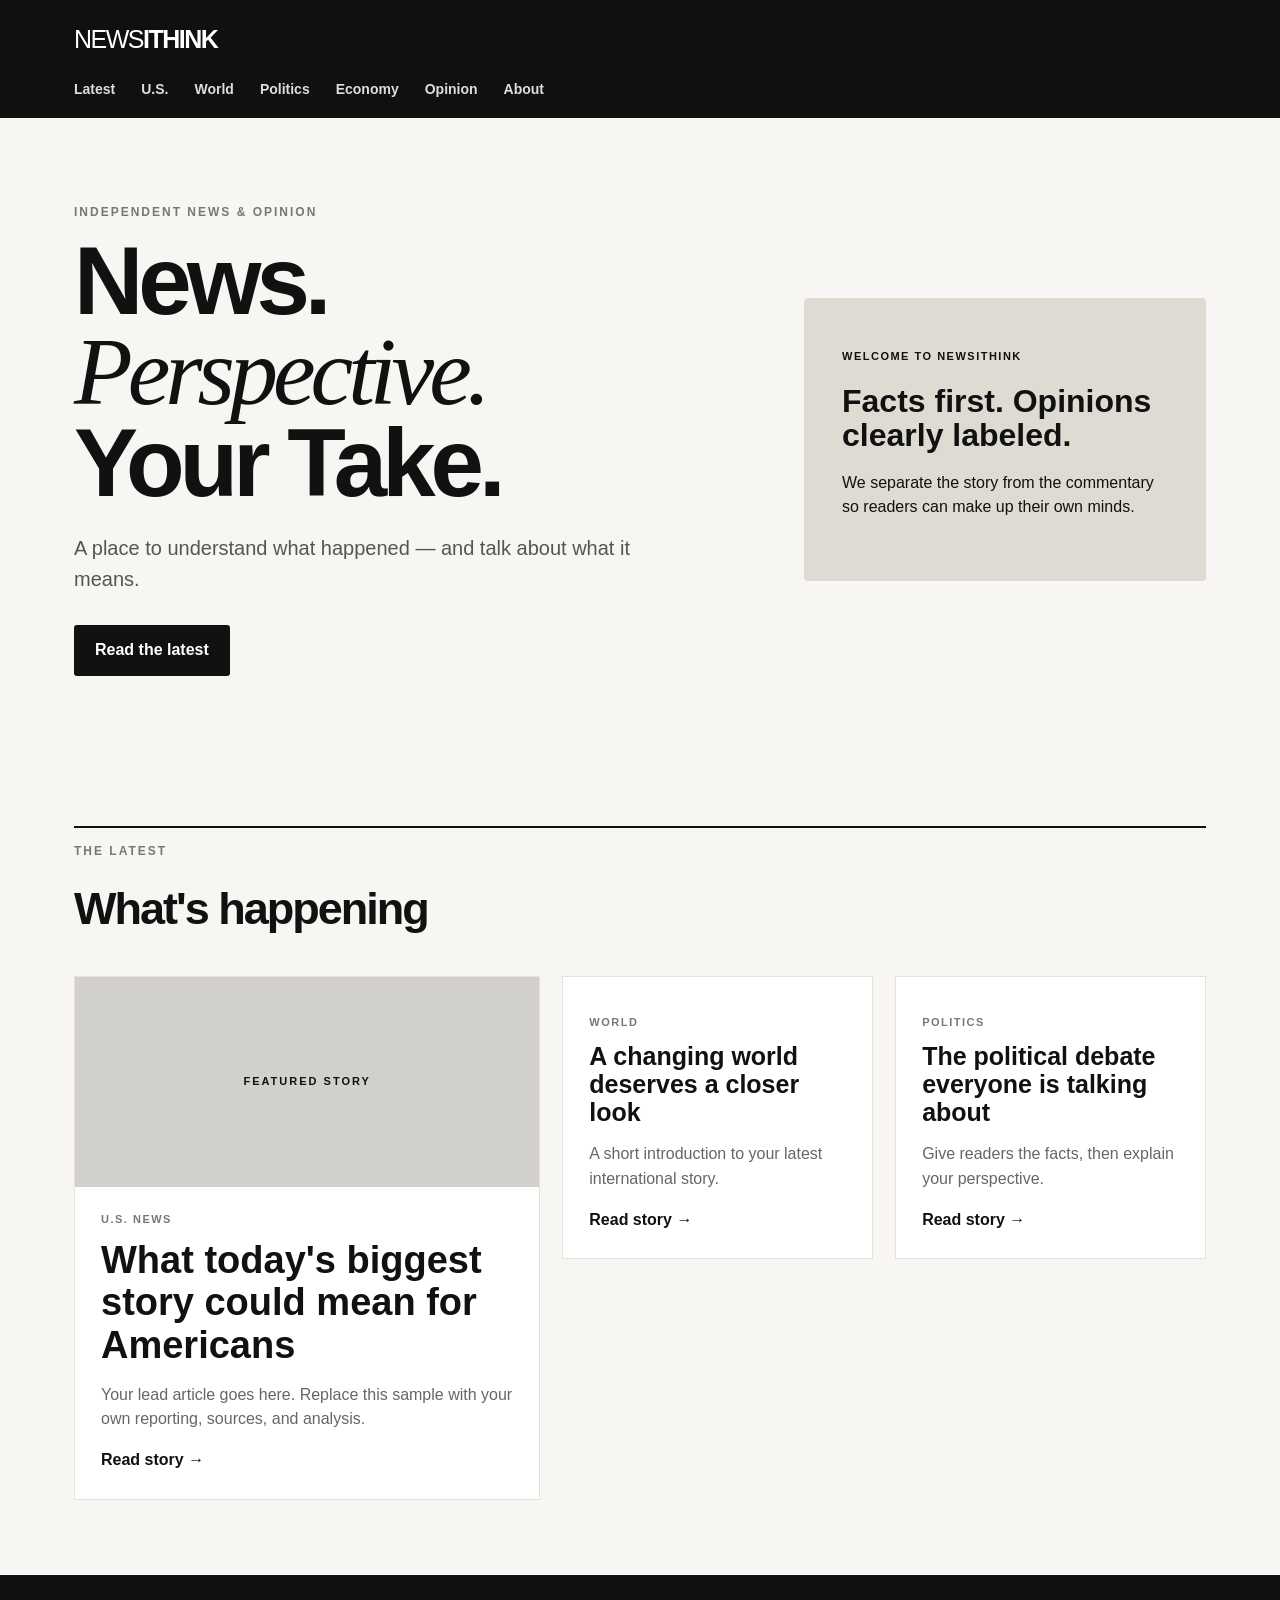
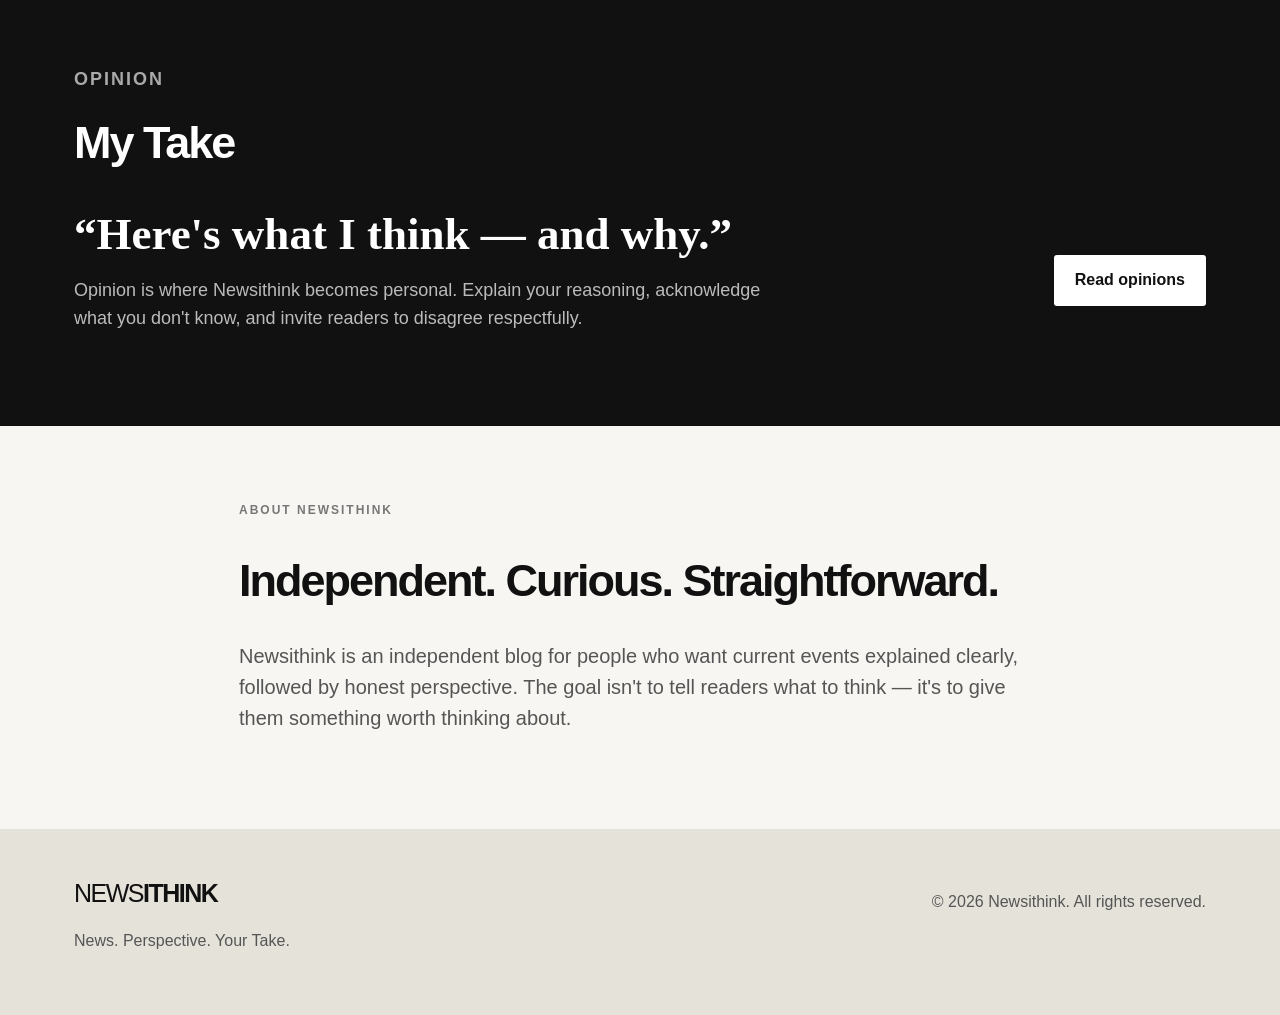
<file: index.html>
<!DOCTYPE html>
<html lang="en">
<head>
  <meta charset="UTF-8">
  <meta name="viewport" content="width=device-width, initial-scale=1.0">
  <title>Newsithink — News. Perspective. Your Take.</title>
  <link rel="stylesheet" href="styles.css">
</head>
<body>
<header class="site-header">
  <div class="topbar">
    <a class="brand" href="#"><span>NEWS</span>ITHINK</a>
    <button class="menu-button" id="menuButton">☰</button>
  </div>
  <nav id="nav">
    <a href="#latest">Latest</a><a href="#us">U.S.</a><a href="#world">World</a>
    <a href="#politics">Politics</a><a href="#economy">Economy</a>
    <a href="#opinion">Opinion</a><a href="#about">About</a>
  </nav>
</header>
<main>
<section class="hero">
  <div><p class="eyebrow">INDEPENDENT NEWS & OPINION</p>
  <h1>News.<br><em>Perspective.</em><br>Your Take.</h1>
  <p class="hero-copy">A place to understand what happened — and talk about what it means.</p>
  <a class="button" href="#latest">Read the latest</a></div>
  <div class="hero-card"><span class="label">WELCOME TO NEWSITHINK</span>
  <h2>Facts first. Opinions clearly labeled.</h2>
  <p>We separate the story from the commentary so readers can make up their own minds.</p></div>
</section>
<section id="latest" class="section">
  <div class="section-heading"><p class="eyebrow">THE LATEST</p><h2>What's happening</h2></div>
  <div class="story-grid">
    <article class="story featured"><div class="placeholder">FEATURED STORY</div><p class="category">U.S. NEWS</p>
    <h3>What today's biggest story could mean for Americans</h3>
    <p class="summary">Your lead article goes here. Replace this sample with your own reporting, sources, and analysis.</p>
    <a href="#" class="read">Read story →</a></article>
    <article class="story"><p class="category">WORLD</p><h3>A changing world deserves a closer look</h3>
    <p class="summary">A short introduction to your latest international story.</p><a href="#" class="read">Read story →</a></article>
    <article class="story"><p class="category">POLITICS</p><h3>The political debate everyone is talking about</h3>
    <p class="summary">Give readers the facts, then explain your perspective.</p><a href="#" class="read">Read story →</a></article>
  </div>
</section>
<section id="opinion" class="opinion"><div class="section-heading"><p class="eyebrow">OPINION</p><h2>My Take</h2></div>
<div class="opinion-content"><div><h3>“Here's what I think — and why.”</h3>
<p>Opinion is where Newsithink becomes personal. Explain your reasoning, acknowledge what you don't know, and invite readers to disagree respectfully.</p></div>
<a class="button light" href="#">Read opinions</a></div></section>
<section id="about" class="about section"><p class="eyebrow">ABOUT NEWSITHINK</p>
<h2>Independent. Curious. Straightforward.</h2>
<p>Newsithink is an independent blog for people who want current events explained clearly, followed by honest perspective. The goal isn't to tell readers what to think — it's to give them something worth thinking about.</p></section>
</main>
<footer><div><a class="brand footer-brand" href="#"><span>NEWS</span>ITHINK</a><p>News. Perspective. Your Take.</p></div>
<p>© 2026 Newsithink. All rights reserved.</p></footer>
<script>
const menuButton = document.getElementById('menuButton');
const nav = document.getElementById('nav');
menuButton.addEventListener('click', () => nav.classList.toggle('open'));
nav.querySelectorAll('a').forEach(link => {
  link.addEventListener('click', () => nav.classList.remove('open'));
});
</script>
</body>
</html>
</file>
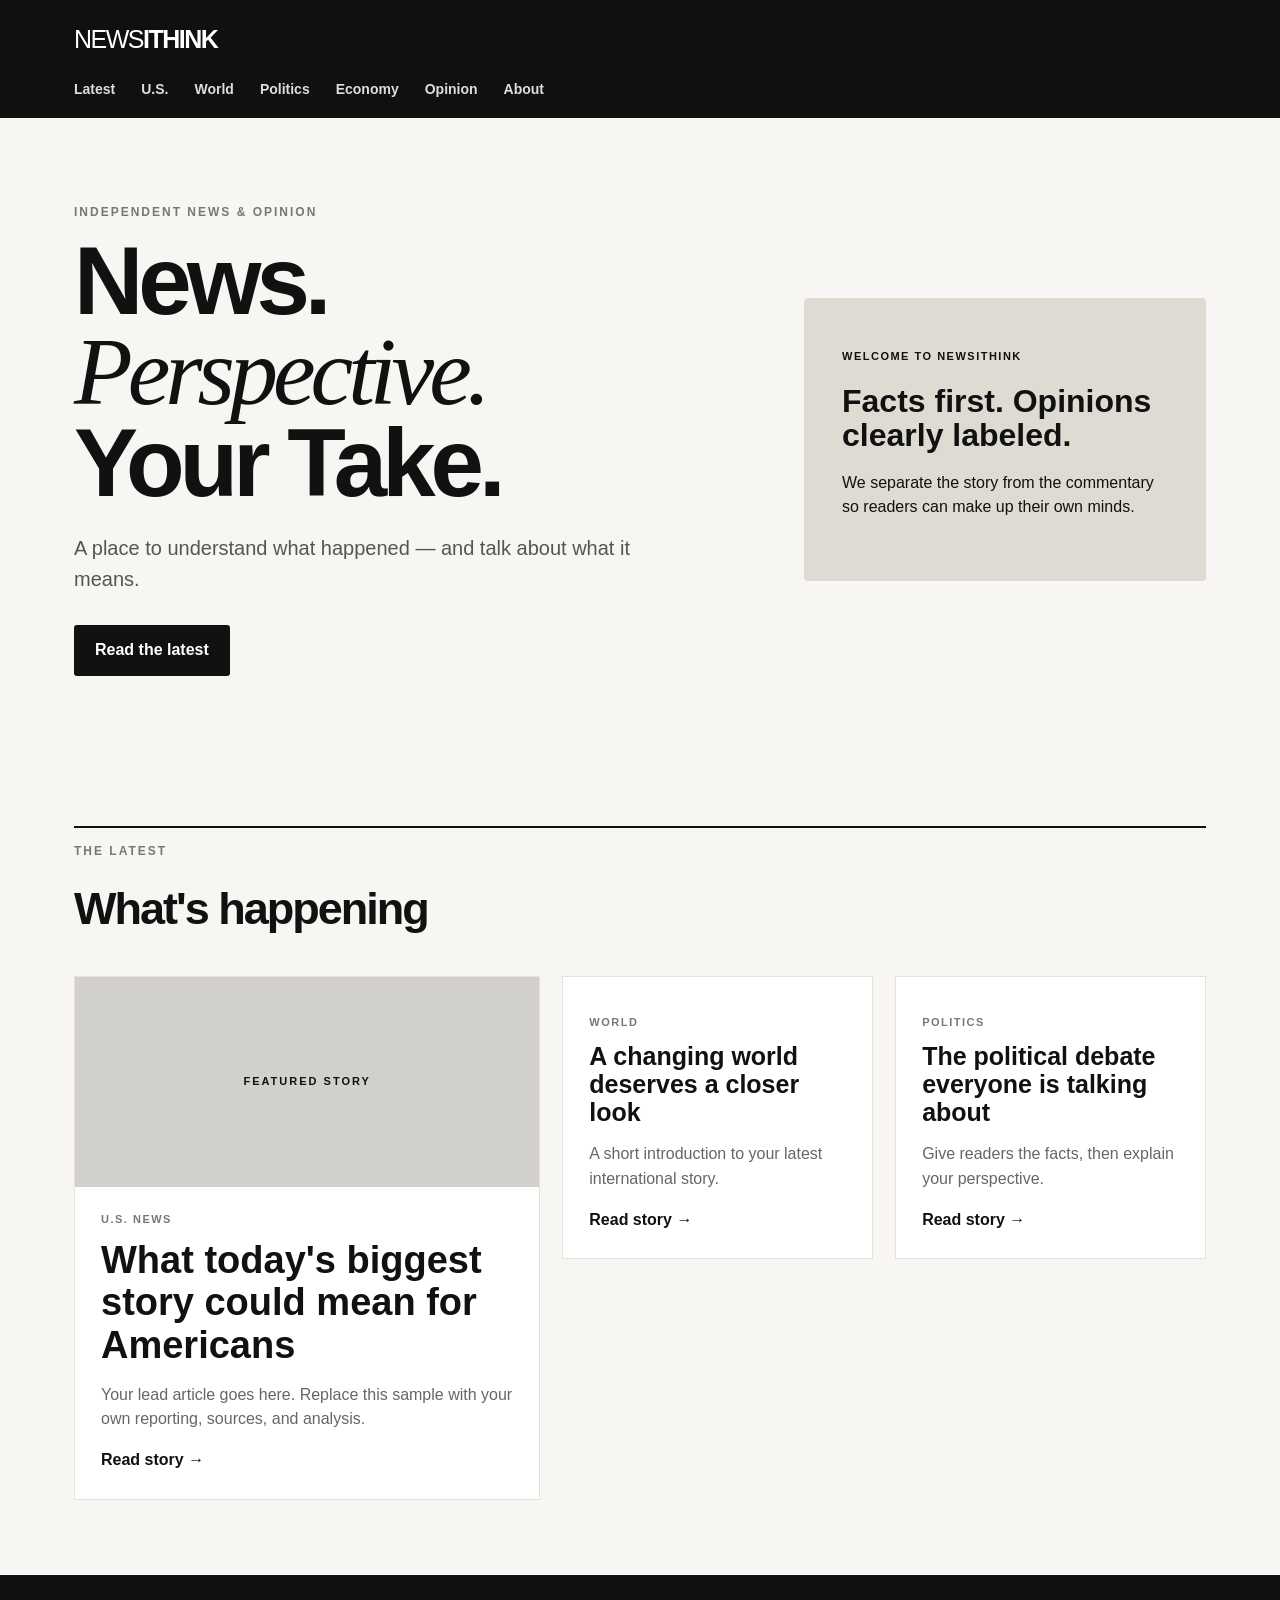
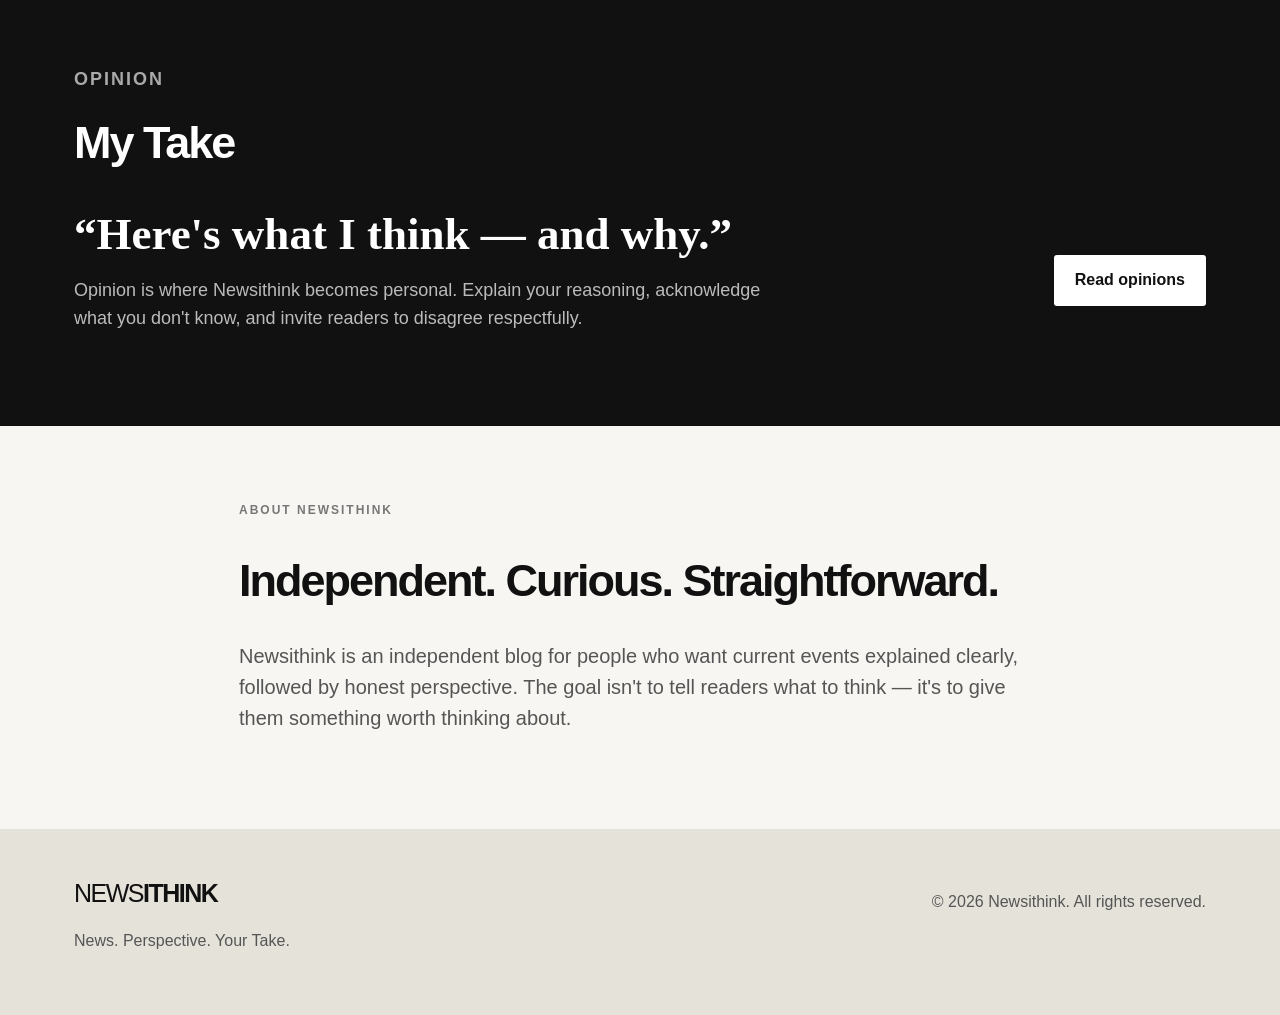
<file: index 2.html>
<!DOCTYPE html>
<html lang="en">
<head>
  <meta charset="UTF-8">
  <meta name="viewport" content="width=device-width, initial-scale=1.0">
  <title>Newsithink — News. Perspective. Your Take.</title>
  <link rel="stylesheet" href="styles.css">
</head>
<body>
<header class="site-header">
  <div class="topbar">
    <a class="brand" href="#"><span>NEWS</span>ITHINK</a>
    <button class="menu-button" id="menuButton">☰</button>
  </div>
  <nav id="nav">
    <a href="#latest">Latest</a><a href="#us">U.S.</a><a href="#world">World</a>
    <a href="#politics">Politics</a><a href="#economy">Economy</a>
    <a href="#opinion">Opinion</a><a href="#about">About</a>
  </nav>
</header>
<main>
<section class="hero">
  <div><p class="eyebrow">INDEPENDENT NEWS & OPINION</p>
  <h1>News.<br><em>Perspective.</em><br>Your Take.</h1>
  <p class="hero-copy">A place to understand what happened — and talk about what it means.</p>
  <a class="button" href="#latest">Read the latest</a></div>
  <div class="hero-card"><span class="label">WELCOME TO NEWSITHINK</span>
  <h2>Facts first. Opinions clearly labeled.</h2>
  <p>We separate the story from the commentary so readers can make up their own minds.</p></div>
</section>
<section id="latest" class="section">
  <div class="section-heading"><p class="eyebrow">THE LATEST</p><h2>What's happening</h2></div>
  <div class="story-grid">
    <article class="story featured"><div class="placeholder">FEATURED STORY</div><p class="category">U.S. NEWS</p>
    <h3>What today's biggest story could mean for Americans</h3>
    <p class="summary">Your lead article goes here. Replace this sample with your own reporting, sources, and analysis.</p>
    <a href="#" class="read">Read story →</a></article>
    <article class="story"><p class="category">WORLD</p><h3>A changing world deserves a closer look</h3>
    <p class="summary">A short introduction to your latest international story.</p><a href="#" class="read">Read story →</a></article>
    <article class="story"><p class="category">POLITICS</p><h3>The political debate everyone is talking about</h3>
    <p class="summary">Give readers the facts, then explain your perspective.</p><a href="#" class="read">Read story →</a></article>
  </div>
</section>
<section id="opinion" class="opinion"><div class="section-heading"><p class="eyebrow">OPINION</p><h2>My Take</h2></div>
<div class="opinion-content"><div><h3>“Here's what I think — and why.”</h3>
<p>Opinion is where Newsithink becomes personal. Explain your reasoning, acknowledge what you don't know, and invite readers to disagree respectfully.</p></div>
<a class="button light" href="#">Read opinions</a></div></section>
<section id="about" class="about section"><p class="eyebrow">ABOUT NEWSITHINK</p>
<h2>Independent. Curious. Straightforward.</h2>
<p>Newsithink is an independent blog for people who want current events explained clearly, followed by honest perspective. The goal isn't to tell readers what to think — it's to give them something worth thinking about.</p></section>
</main>
<footer><div><a class="brand footer-brand" href="#"><span>NEWS</span>ITHINK</a><p>News. Perspective. Your Take.</p></div>
<p>© 2026 Newsithink. All rights reserved.</p></footer>
<script>
const menuButton = document.getElementById('menuButton');
const nav = document.getElementById('nav');
menuButton.addEventListener('click', () => nav.classList.toggle('open'));
nav.querySelectorAll('a').forEach(link => {
  link.addEventListener('click', () => nav.classList.remove('open'));
});
</script>
</body>
</html>
</file>
<file: styles.css>
*{box-sizing:border-box}html{scroll-behavior:smooth}body{margin:0;font-family:Arial,Helvetica,sans-serif;color:#111;background:#f7f6f2;line-height:1.55}.site-header{background:#101010;color:white;position:sticky;top:0;z-index:10}.topbar{max-width:1180px;margin:auto;padding:20px 24px;display:flex;align-items:center;justify-content:space-between}.brand{color:white;text-decoration:none;font-size:25px;font-weight:900;letter-spacing:-1.5px}.brand span{font-weight:400}.menu-button{display:none;background:none;border:0;color:white;font-size:25px}nav{max-width:1180px;margin:auto;padding:0 24px 18px;display:flex;gap:26px}nav a{color:#ddd;text-decoration:none;font-size:14px;font-weight:700}.hero{max-width:1180px;margin:auto;padding:85px 24px 75px;display:grid;grid-template-columns:1.25fr .75fr;gap:60px;align-items:center}.eyebrow{font-size:12px;font-weight:800;letter-spacing:2px;margin:0 0 14px;color:#777}.hero h1{font-size:clamp(54px,8vw,96px);line-height:.94;letter-spacing:-5px;margin:0 0 25px}.hero h1 em{font-family:Georgia,serif;font-weight:400}.hero-copy{font-size:20px;max-width:570px;color:#555;margin-bottom:30px}.button{display:inline-block;background:#111;color:white;text-decoration:none;padding:13px 21px;font-weight:700;border-radius:3px}.hero-card{background:#dedbd2;padding:45px 38px;border-radius:4px}.hero-card .label{font-size:11px;font-weight:800;letter-spacing:1.5px}.hero-card h2{font-size:32px;line-height:1.05;margin:18px 0}.section{max-width:1180px;margin:auto;padding:75px 24px}.section-heading{border-top:2px solid #111;padding-top:14px;margin-bottom:32px}.section-heading h2{font-size:45px;letter-spacing:-2px;margin:0}.story-grid{display:grid;grid-template-columns:1.5fr 1fr 1fr;gap:22px}.story{background:white;padding:26px;border:1px solid #e5e2da}.story h3{font-size:25px;line-height:1.12;margin:8px 0 13px}.story.featured{grid-row:span 2}.story.featured h3{font-size:38px}.placeholder{height:210px;background:#d2d0ca;display:grid;place-items:center;font-size:11px;font-weight:800;letter-spacing:2px;margin:-26px -26px 24px}.category{font-size:11px;font-weight:800;letter-spacing:1.5px;color:#777}.summary{color:#666}.read{color:#111;font-weight:800;text-decoration:none}.opinion{background:#111;color:white;padding:75px max(24px,calc((100vw - 1132px)/2))}.opinion .eyebrow{color:#aaa}.opinion-content{display:flex;align-items:center;justify-content:space-between;gap:40px}.opinion h3{font-family:Georgia,serif;font-size:45px;line-height:1.1;max-width:700px;margin:0 0 16px}.opinion p{max-width:700px;color:#bbb;font-size:18px}.button.light{background:white;color:#111;white-space:nowrap}.about{max-width:850px}.about h2{font-size:45px;line-height:1.05;letter-spacing:-2px}.about>p:last-child{font-size:20px;color:#555}footer{background:#e5e2da;padding:45px max(24px,calc((100vw - 1132px)/2));display:flex;justify-content:space-between;gap:30px;color:#555}.footer-brand{color:#111}@media(max-width:760px){.menu-button{display:block}nav{display:none;flex-direction:column;padding-bottom:20px;gap:14px}nav.open{display:flex}.hero{grid-template-columns:1fr;padding-top:55px}.story-grid{grid-template-columns:1fr}.story.featured{grid-row:auto}.opinion-content,footer{flex-direction:column}.opinion h3,.about h2,.section-heading h2{font-size:34px}}
</file>
